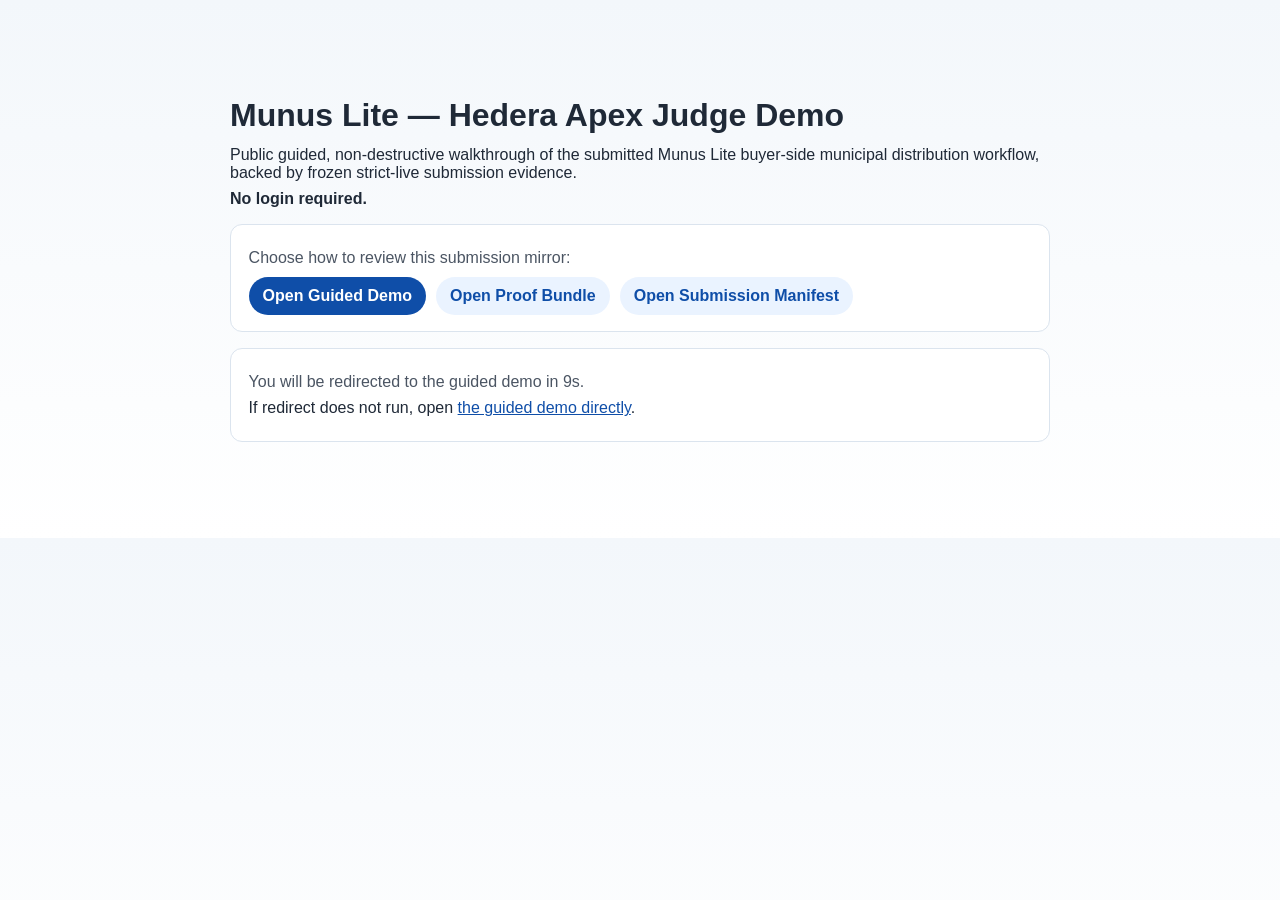
<file: index.html>
<!doctype html>
<html lang="en">
  <head>
    <meta charset="UTF-8" />
    <meta name="viewport" content="width=device-width, initial-scale=1.0" />
    <title>Munus Lite — Hedera Apex Judge Demo</title>
    <meta http-equiv="refresh" content="10; url=./frontend/apex-judge-miniapp/index.html" />
    <style>
      :root {
        color-scheme: light;
      }
      body {
        margin: 0;
        font-family: "Segoe UI", Tahoma, Geneva, Verdana, sans-serif;
        background: linear-gradient(180deg, #f3f7fb 0%, #ffffff 100%);
        color: #1f2937;
      }
      main {
        max-width: 820px;
        margin: 8vh auto;
        padding: 1.5rem;
      }
      h1 {
        margin: 0 0 0.75rem;
        font-size: 2rem;
        line-height: 1.2;
      }
      p {
        margin: 0.5rem 0;
      }
      .card {
        margin-top: 1rem;
        padding: 1rem 1.1rem;
        background: #ffffff;
        border: 1px solid #dbe4ee;
        border-radius: 0.75rem;
      }
      .buttons {
        display: flex;
        flex-wrap: wrap;
        gap: 10px;
        margin-top: 10px;
      }
      .button {
        display: inline-block;
        padding: 10px 14px;
        border-radius: 999px;
        text-decoration: none;
        font-weight: 600;
      }
      .button.primary {
        background: #0f4ea8;
        color: #ffffff;
      }
      .button.secondary {
        background: #eaf3ff;
        color: #0f4ea8;
      }
      .muted {
        color: #4b5563;
      }
      a {
        color: #0f4ea8;
      }
    </style>
  </head>
  <body>
    <main>
      <h1>Munus Lite — Hedera Apex Judge Demo</h1>
      <p>
        Public guided, non-destructive walkthrough of the submitted Munus Lite buyer-side municipal distribution workflow,
        backed by frozen strict-live submission evidence.
      </p>
      <p><strong>No login required.</strong></p>

      <section class="card">
        <p class="muted">Choose how to review this submission mirror:</p>
        <div class="buttons">
          <a class="button primary" href="./frontend/apex-judge-miniapp/index.html">Open Guided Demo</a>
          <a class="button secondary" href="./artifacts/hedera_apex_judge_demo_bundle.json">Open Proof Bundle</a>
          <a class="button secondary" href="./docs/challenges/hedera-apex/submission-manifest.md">Open Submission Manifest</a>
        </div>
      </section>

      <section class="card">
        <p class="muted" id="redirect-note">
          You will be redirected to the guided demo shortly.
        </p>
        <p>
          If redirect does not run, open
          <a href="./frontend/apex-judge-miniapp/index.html">the guided demo directly</a>.
        </p>
      </section>
    </main>

    <script>
      const note = document.getElementById("redirect-note");
      let countdown = 10;
      const timer = setInterval(() => {
        countdown -= 1;
        if (countdown <= 0) {
          clearInterval(timer);
          window.location.replace("./frontend/apex-judge-miniapp/index.html");
          return;
        }
        note.textContent = `You will be redirected to the guided demo in ${countdown}s.`;
      }, 1000);
    </script>
  </body>
</html>
</file>
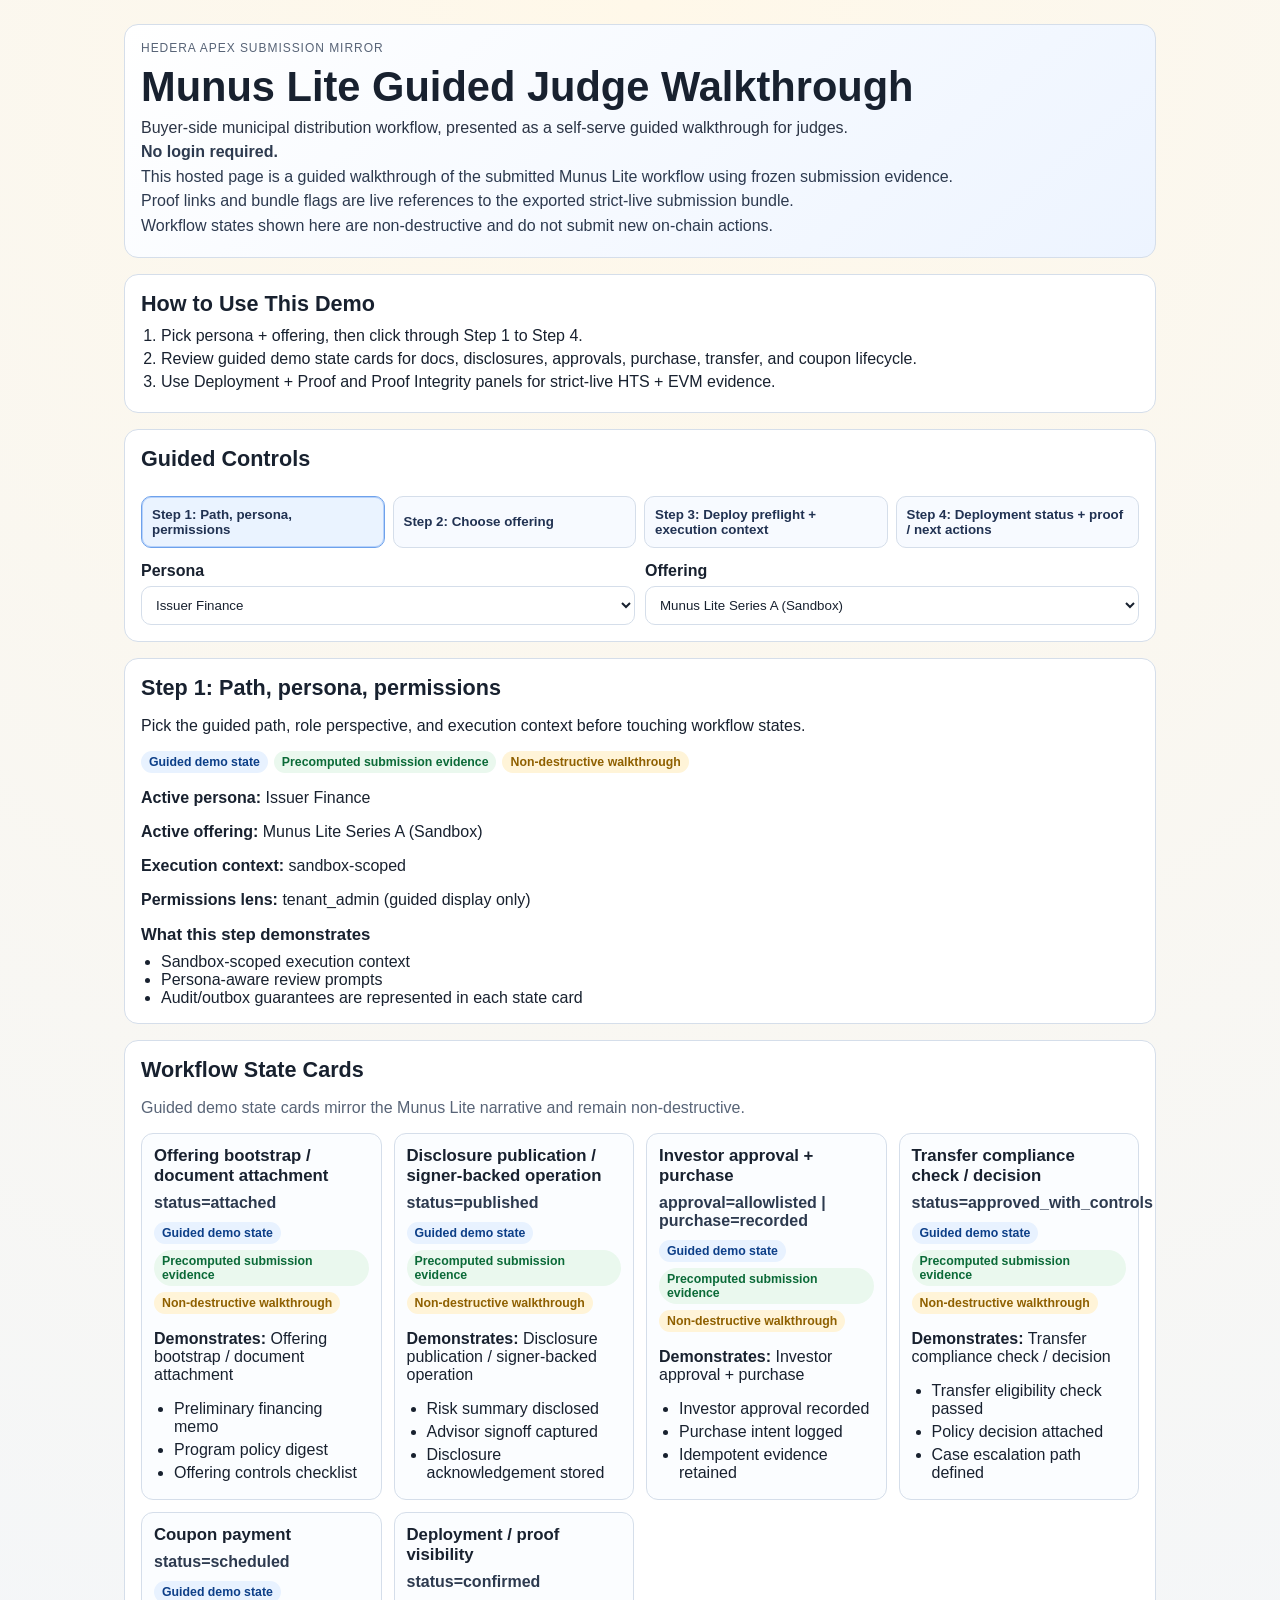
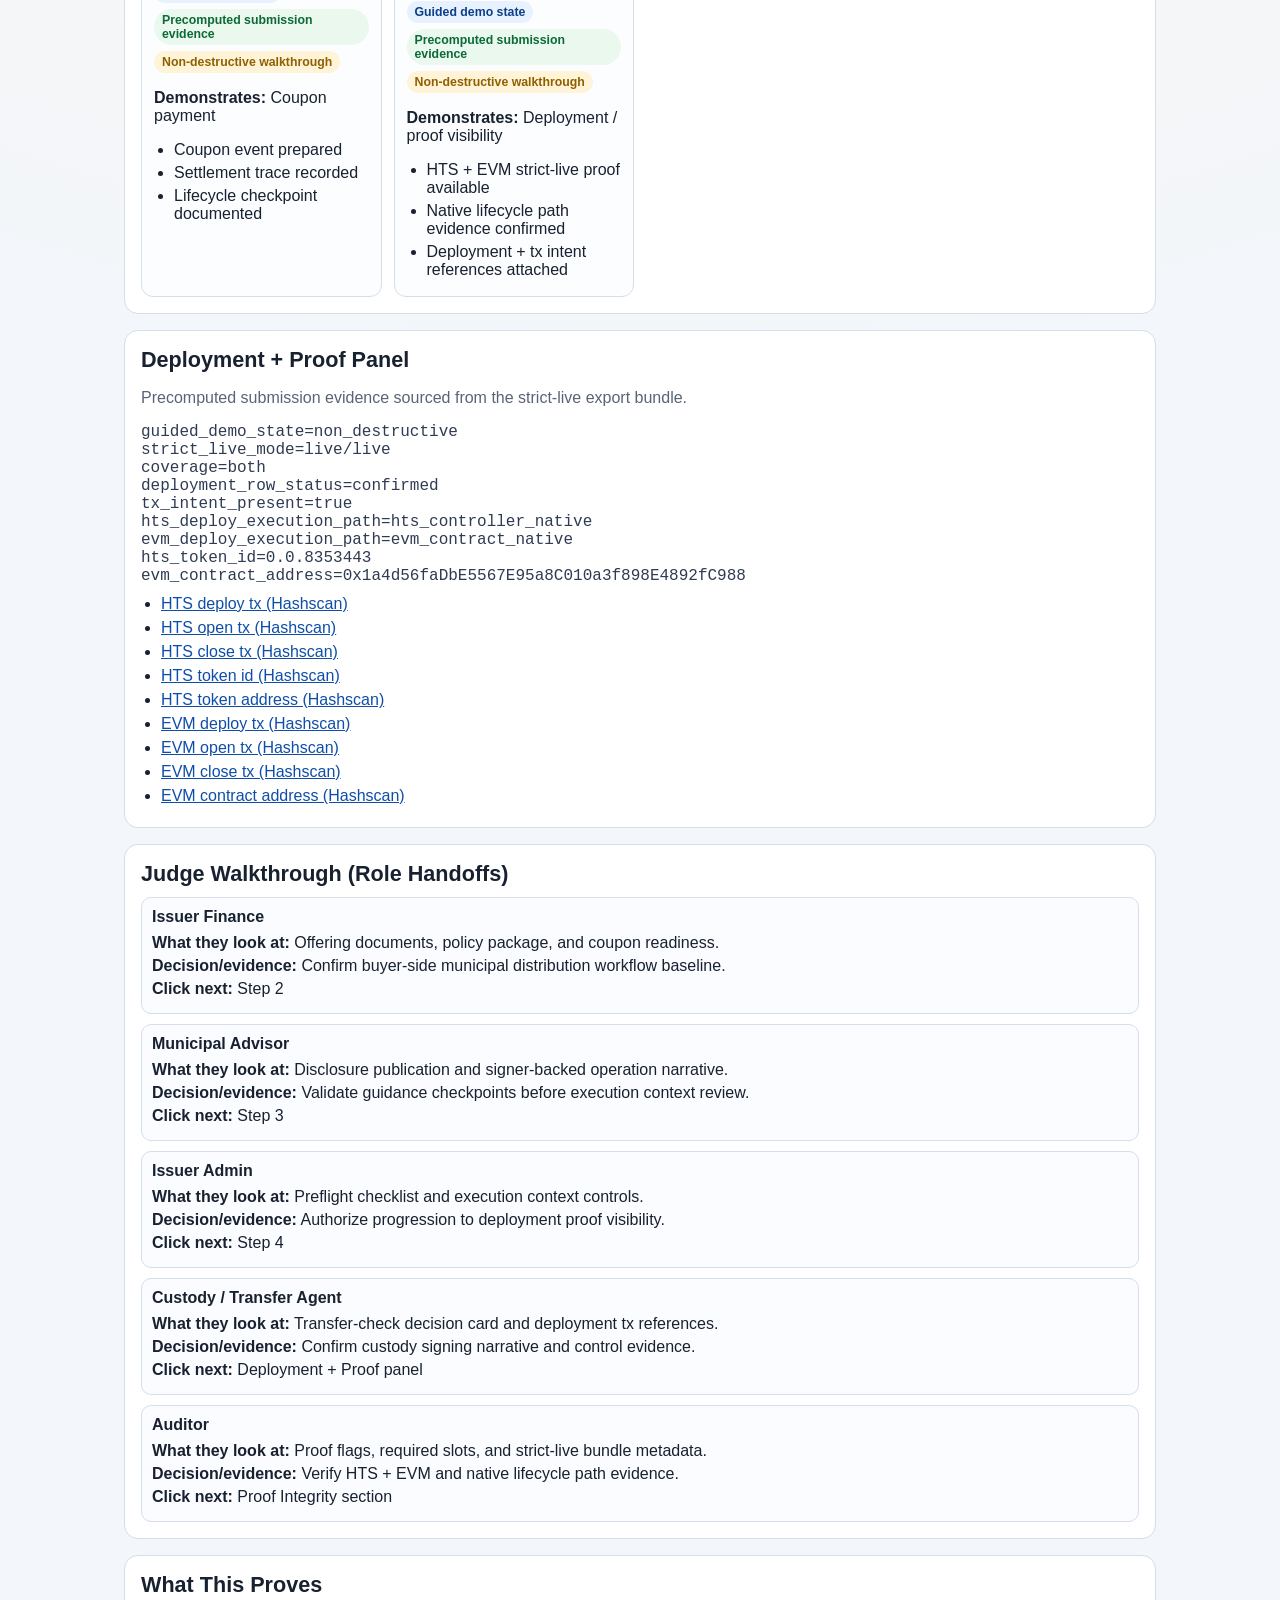
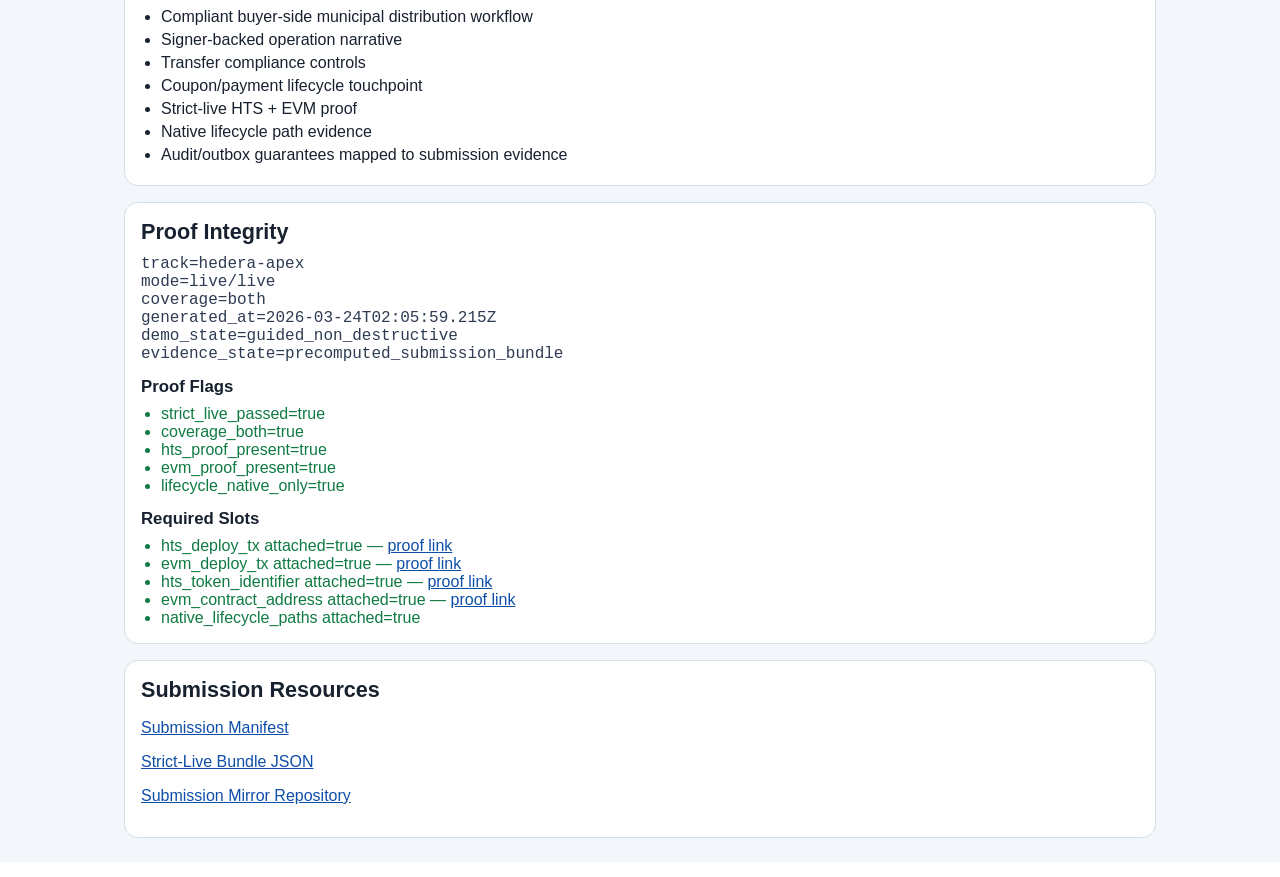
<file: frontend/apex-judge-miniapp/index.html>
<!doctype html>
<html lang="en">
  <head>
    <meta charset="UTF-8" />
    <meta name="viewport" content="width=device-width, initial-scale=1.0" />
    <title>Munus Lite Guided Demo — Hedera Apex</title>
    <link rel="stylesheet" href="./styles.css" />
  </head>
  <body>
    <main class="shell">
      <header class="hero card">
        <p class="kicker">Hedera Apex Submission Mirror</p>
        <h1>Munus Lite Guided Judge Walkthrough</h1>
        <p class="lede">
          Buyer-side municipal distribution workflow, presented as a self-serve guided walkthrough for judges.
        </p>
        <p class="truth"><strong>No login required.</strong></p>
        <p class="truth">
          This hosted page is a guided walkthrough of the submitted Munus Lite workflow using frozen submission evidence.
        </p>
        <p class="truth">
          Proof links and bundle flags are live references to the exported strict-live submission bundle.
        </p>
        <p class="truth">
          Workflow states shown here are non-destructive and do not submit new on-chain actions.
        </p>
      </header>

      <section class="card">
        <h2>How to Use This Demo</h2>
        <ol class="plain-list">
          <li>Pick persona + offering, then click through Step 1 to Step 4.</li>
          <li>Review guided demo state cards for docs, disclosures, approvals, purchase, transfer, and coupon lifecycle.</li>
          <li>Use Deployment + Proof and Proof Integrity panels for strict-live HTS + EVM evidence.</li>
        </ol>
      </section>

      <section class="card controls">
        <h2>Guided Controls</h2>
        <nav id="stepper" class="stepper" aria-label="Four-step product framing"></nav>
        <div class="selectors">
          <label>
            Persona
            <select id="persona-select"></select>
          </label>
          <label>
            Offering
            <select id="offering-select"></select>
          </label>
        </div>
      </section>

      <section class="card" id="step-detail"></section>

      <section class="card">
        <h2>Workflow State Cards</h2>
        <p class="muted">Guided demo state cards mirror the Munus Lite narrative and remain non-destructive.</p>
        <div id="workflow-cards" class="workflow-grid"></div>
      </section>

      <section class="card">
        <h2>Deployment + Proof Panel</h2>
        <p class="muted">Precomputed submission evidence sourced from the strict-live export bundle.</p>
        <pre id="deployment-summary">Loading...</pre>
        <ul id="proof-links" class="proof-links"></ul>
      </section>

      <section class="card">
        <h2>Judge Walkthrough (Role Handoffs)</h2>
        <div id="role-handoffs" class="handoffs"></div>
      </section>

      <section class="card">
        <h2>What This Proves</h2>
        <ul id="what-proves" class="plain-list"></ul>
      </section>

      <section class="card">
        <h2>Proof Integrity</h2>
        <pre id="status">Loading...</pre>
        <h3>Proof Flags</h3>
        <ul id="flags"></ul>
        <h3>Required Slots</h3>
        <ul id="slots"></ul>
      </section>

      <section class="card resources">
        <h2>Submission Resources</h2>
        <p><a href="../../docs/challenges/hedera-apex/submission-manifest.md">Submission Manifest</a></p>
        <p><a href="../../artifacts/hedera_apex_judge_demo_bundle.json">Strict-Live Bundle JSON</a></p>
        <p><a href="https://github.com/stabletown-xyz/hedera-apex-hackathon">Submission Mirror Repository</a></p>
      </section>
    </main>

    <script src="./app.js" type="module"></script>
  </body>
</html>
</file>
<file: frontend/apex-judge-miniapp/styles.css>
:root {
  --bg: #f3f6fa;
  --panel: #ffffff;
  --ink: #18212f;
  --muted: #586477;
  --line: #d5deea;
  --good: #0f7a43;
  --bad: #a52d2d;
  --accent: #0f4ea8;
  --tag-guided-bg: #e8f2ff;
  --tag-guided-ink: #0d3f88;
  --tag-proof-bg: #eaf8ee;
  --tag-proof-ink: #0b6a38;
  --tag-walk-bg: #fff4d8;
  --tag-walk-ink: #8f6000;
}

* {
  box-sizing: border-box;
}

body {
  margin: 0;
  color: var(--ink);
  background: radial-gradient(circle at top, #fff8e9 0%, var(--bg) 48%);
  font-family: "IBM Plex Sans", "Segoe UI", sans-serif;
}

.shell {
  max-width: 1080px;
  margin: 0 auto;
  padding: 24px;
  display: grid;
  gap: 16px;
}

.card {
  border: 1px solid var(--line);
  border-radius: 14px;
  background: var(--panel);
  padding: 16px;
}

.hero {
  background: linear-gradient(140deg, #ffffff 0%, #edf4ff 100%);
}

.kicker {
  margin: 0;
  color: var(--muted);
  font-size: 12px;
  letter-spacing: 0.08em;
  text-transform: uppercase;
}

h1 {
  margin: 8px 0;
  font-size: clamp(1.9rem, 3.5vw, 2.6rem);
}

h2 {
  margin: 0 0 10px;
  font-size: 1.35rem;
}

h3 {
  margin: 14px 0 8px;
  font-size: 1.05rem;
}

.lede {
  margin: 0.4rem 0;
  color: #2b3445;
}

.truth {
  margin: 0.4rem 0;
  color: #2d3a4f;
}

.muted {
  color: var(--muted);
}

.controls {
  display: grid;
  gap: 14px;
}

.stepper {
  display: grid;
  grid-template-columns: repeat(auto-fit, minmax(170px, 1fr));
  gap: 8px;
}

.step-btn {
  border: 1px solid var(--line);
  border-radius: 10px;
  padding: 10px;
  background: #f7faff;
  color: #213252;
  cursor: pointer;
  font-weight: 600;
  text-align: left;
}

.step-btn.active {
  border-color: #6ea1eb;
  background: #eaf3ff;
  box-shadow: inset 0 0 0 1px #b6d2fb;
}

.selectors {
  display: grid;
  gap: 10px;
  grid-template-columns: repeat(auto-fit, minmax(240px, 1fr));
}

label {
  display: grid;
  gap: 6px;
  font-weight: 600;
}

select {
  border: 1px solid var(--line);
  border-radius: 10px;
  padding: 10px;
  background: #fff;
  color: var(--ink);
}

.workflow-grid {
  display: grid;
  grid-template-columns: repeat(auto-fit, minmax(240px, 1fr));
  gap: 12px;
}

.flow-card {
  border: 1px solid var(--line);
  border-radius: 12px;
  padding: 12px;
  background: #fbfdff;
}

.flow-card h3 {
  margin-top: 0;
}

.status-line {
  margin: 4px 0 10px;
  color: #2d3a4f;
  font-weight: 600;
}

.tag-row {
  display: flex;
  flex-wrap: wrap;
  gap: 6px;
  margin-bottom: 10px;
}

.tag {
  display: inline-block;
  padding: 4px 8px;
  border-radius: 999px;
  font-size: 0.77rem;
  font-weight: 700;
}

.tag.guided {
  background: var(--tag-guided-bg);
  color: var(--tag-guided-ink);
}

.tag.proof {
  background: var(--tag-proof-bg);
  color: var(--tag-proof-ink);
}

.tag.walk {
  background: var(--tag-walk-bg);
  color: var(--tag-walk-ink);
}

ul,
ol {
  margin: 0;
  padding-left: 20px;
}

.plain-list li,
.flow-card li {
  margin: 5px 0;
}

pre {
  margin: 0;
  white-space: pre-wrap;
  color: #2e3b52;
  font-family: "IBM Plex Mono", "SFMono-Regular", monospace;
}

.handoffs {
  display: grid;
  gap: 10px;
}

.handoff {
  border: 1px solid var(--line);
  border-radius: 10px;
  padding: 10px;
  background: #fafcff;
}

.handoff h3 {
  margin: 0 0 8px;
  font-size: 1rem;
}

.handoff p {
  margin: 5px 0;
}

.proof-links {
  margin-top: 10px;
}

.proof-links li {
  margin: 6px 0;
}

a {
  color: var(--accent);
}

.good {
  color: var(--good);
}

.bad {
  color: var(--bad);
}

@media (max-width: 700px) {
  .shell {
    padding: 14px;
  }

  .card {
    padding: 12px;
  }
}
</file>
